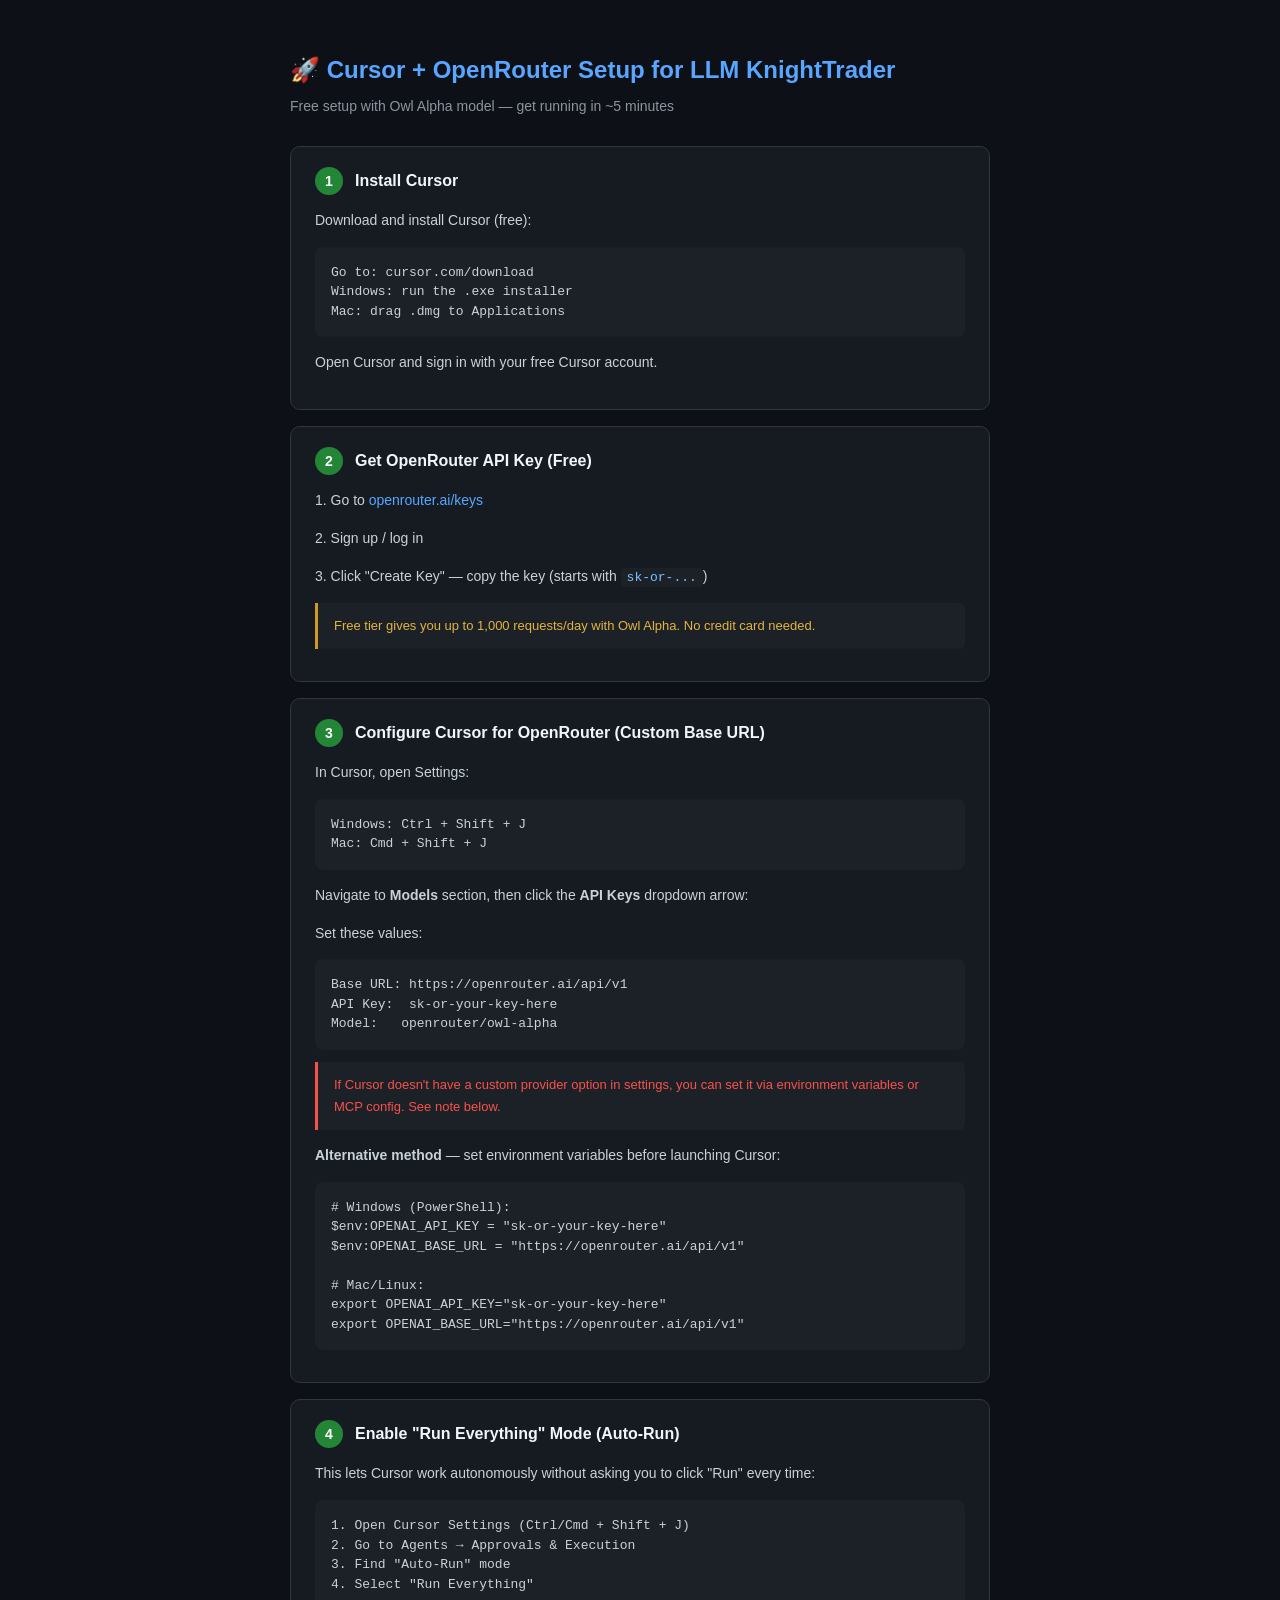
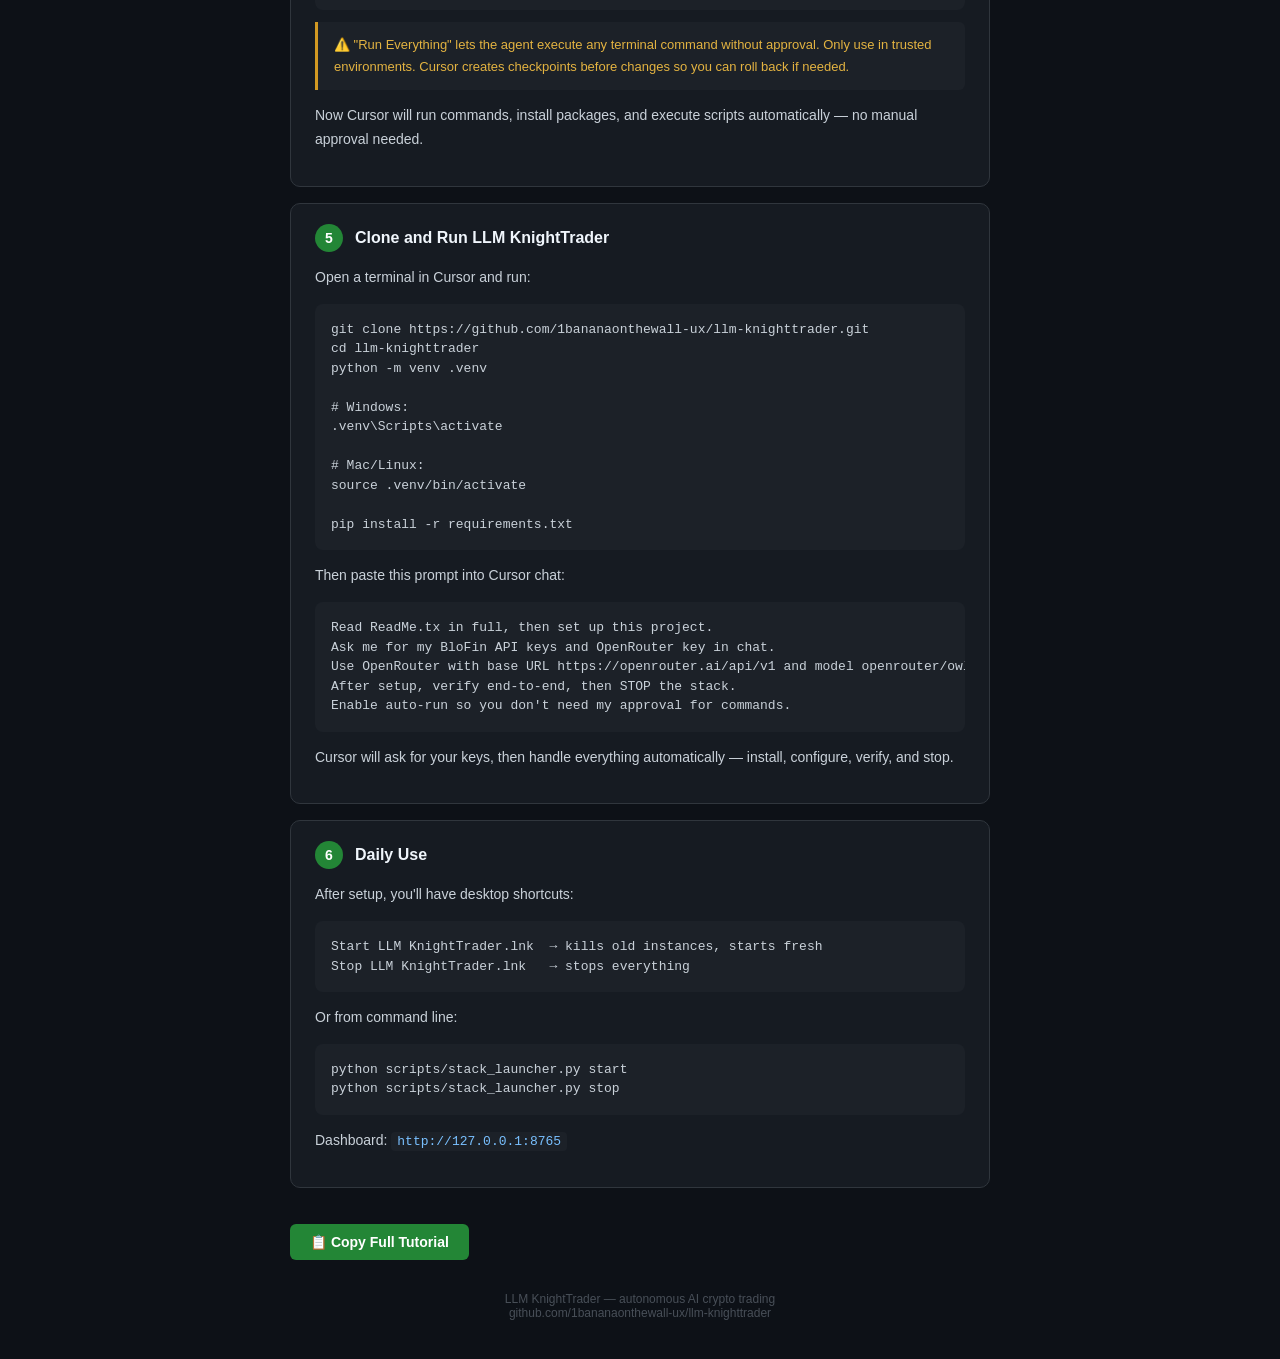
<file: tutorial.html>
<!DOCTYPE html>
<html lang="en">
<head>
<meta charset="UTF-8">
<meta name="viewport" content="width=device-width, initial-scale=1.0">
<title>LLM KnightTrader — Cursor + OpenRouter Setup Tutorial</title>
<style>
  body { font-family: -apple-system, BlinkMacSystemFont, 'Segoe UI', sans-serif; background: #0d1117; color: #c9d1d9; display: flex; justify-content: center; min-height: 100vh; margin: 0; padding: 40px 20px; }
  .container { max-width: 700px; width: 100%; }
  h1 { color: #58a6ff; font-size: 24px; margin-bottom: 8px; }
  .subtitle { color: #8b949e; font-size: 14px; margin-bottom: 32px; }
  .step { background: #161b22; border: 1px solid #30363d; border-radius: 10px; padding: 20px 24px; margin-bottom: 16px; }
  .step-header { display: flex; align-items: center; gap: 12px; margin-bottom: 12px; }
  .step-num { background: #238636; color: white; width: 28px; height: 28px; border-radius: 50%; display: flex; align-items: center; justify-content: center; font-weight: 700; font-size: 14px; flex-shrink: 0; }
  .step-title { font-size: 16px; font-weight: 600; color: #f0f6fc; }
  .step-content { font-size: 14px; line-height: 1.7; color: #c9d1d9; }
  .step-content code { background: #1c2128; padding: 2px 6px; border-radius: 4px; font-size: 13px; color: #79c0ff; }
  .step-content pre { background: #1c2128; border-radius: 8px; padding: 16px; overflow-x: auto; font-size: 13px; line-height: 1.5; margin: 12px 0; }
  .step-content pre code { background: none; padding: 0; color: #c9d1d9; }
  .copy-btn { background: #238636; color: white; border: none; border-radius: 6px; padding: 10px 20px; font-size: 14px; font-weight: 600; cursor: pointer; margin-top: 20px; }
  .copy-btn:hover { background: #2ea043; }
  .copied { background: #1f6feb !important; }
  .note { background: #1c2128; border-left: 3px solid #d29922; padding: 12px 16px; border-radius: 0 6px 6px 0; margin: 12px 0; font-size: 13px; color: #e3b341; }
  .warn { background: #1c2128; border-left: 3px solid #f85149; padding: 12px 16px; border-radius: 0 6px 6px 0; margin: 12px 0; font-size: 13px; color: #f85149; }
  a { color: #58a6ff; text-decoration: none; }
  a:hover { text-decoration: underline; }
  .footer { margin-top: 32px; font-size: 12px; color: #484f58; text-align: center; }
</style>
</head>
<body>
<div class="container">
  <h1>🚀 Cursor + OpenRouter Setup for LLM KnightTrader</h1>
  <p class="subtitle">Free setup with Owl Alpha model — get running in ~5 minutes</p>

  <div class="step">
    <div class="step-header">
      <div class="step-num">1</div>
      <div class="step-title">Install Cursor</div>
    </div>
    <div class="step-content">
      <p>Download and install Cursor (free):</p>
      <pre><code>Go to: cursor.com/download
Windows: run the .exe installer
Mac: drag .dmg to Applications</code></pre>
      <p>Open Cursor and sign in with your free Cursor account.</p>
    </div>
  </div>

  <div class="step">
    <div class="step-header">
      <div class="step-num">2</div>
      <div class="step-title">Get OpenRouter API Key (Free)</div>
    </div>
    <div class="step-content">
      <p>1. Go to <a href="https://openrouter.ai/keys" target="_blank">openrouter.ai/keys</a></p>
      <p>2. Sign up / log in</p>
      <p>3. Click "Create Key" — copy the key (starts with <code>sk-or-...</code>)</p>
      <div class="note">Free tier gives you up to 1,000 requests/day with Owl Alpha. No credit card needed.</div>
    </div>
  </div>

  <div class="step">
    <div class="step-header">
      <div class="step-num">3</div>
      <div class="step-title">Configure Cursor for OpenRouter (Custom Base URL)</div>
    </div>
    <div class="step-content">
      <p>In Cursor, open Settings:</p>
      <pre><code>Windows: Ctrl + Shift + J
Mac: Cmd + Shift + J</code></pre>
      <p>Navigate to <strong>Models</strong> section, then click the <strong>API Keys</strong> dropdown arrow:</p>
      <p>Set these values:</p>
      <pre><code>Base URL: https://openrouter.ai/api/v1
API Key:  sk-or-your-key-here
Model:   openrouter/owl-alpha</code></pre>
      <div class="warn">If Cursor doesn't have a custom provider option in settings, you can set it via environment variables or MCP config. See note below.</div>
      <p><strong>Alternative method</strong> — set environment variables before launching Cursor:</p>
      <pre><code># Windows (PowerShell):
$env:OPENAI_API_KEY = "sk-or-your-key-here"
$env:OPENAI_BASE_URL = "https://openrouter.ai/api/v1"

# Mac/Linux:
export OPENAI_API_KEY="sk-or-your-key-here"
export OPENAI_BASE_URL="https://openrouter.ai/api/v1"</code></pre>
    </div>
  </div>

  <div class="step">
    <div class="step-header">
      <div class="step-num">4</div>
      <div class="step-title">Enable "Run Everything" Mode (Auto-Run)</div>
    </div>
    <div class="step-content">
      <p>This lets Cursor work autonomously without asking you to click "Run" every time:</p>
      <pre><code>1. Open Cursor Settings (Ctrl/Cmd + Shift + J)
2. Go to Agents → Approvals & Execution
3. Find "Auto-Run" mode
4. Select "Run Everything"</code></pre>
      <div class="note">⚠️ "Run Everything" lets the agent execute any terminal command without approval. Only use in trusted environments. Cursor creates checkpoints before changes so you can roll back if needed.</div>
      <p>Now Cursor will run commands, install packages, and execute scripts automatically — no manual approval needed.</p>
    </div>
  </div>

  <div class="step">
    <div class="step-header">
      <div class="step-num">5</div>
      <div class="step-title">Clone and Run LLM KnightTrader</div>
    </div>
    <div class="step-content">
      <p>Open a terminal in Cursor and run:</p>
      <pre><code>git clone https://github.com/1bananaonthewall-ux/llm-knighttrader.git
cd llm-knighttrader
python -m venv .venv

# Windows:
.venv\Scripts\activate

# Mac/Linux:
source .venv/bin/activate

pip install -r requirements.txt</code></pre>
      <p>Then paste this prompt into Cursor chat:</p>
      <pre><code>Read ReadMe.tx in full, then set up this project.
Ask me for my BloFin API keys and OpenRouter key in chat.
Use OpenRouter with base URL https://openrouter.ai/api/v1 and model openrouter/owl-alpha.
After setup, verify end-to-end, then STOP the stack.
Enable auto-run so you don't need my approval for commands.</code></pre>
      <p>Cursor will ask for your keys, then handle everything automatically — install, configure, verify, and stop.</p>
    </div>
  </div>

  <div class="step">
    <div class="step-header">
      <div class="step-num">6</div>
      <div class="step-title">Daily Use</div>
    </div>
    <div class="step-content">
      <p>After setup, you'll have desktop shortcuts:</p>
      <pre><code>Start LLM KnightTrader.lnk  → kills old instances, starts fresh
Stop LLM KnightTrader.lnk   → stops everything</code></pre>
      <p>Or from command line:</p>
      <pre><code>python scripts/stack_launcher.py start
python scripts/stack_launcher.py stop</code></pre>
      <p>Dashboard: <code>http://127.0.0.1:8765</code></p>
    </div>
  </div>

  <button class="copy-btn" onclick="copyAll()">📋 Copy Full Tutorial</button>

  <div class="footer">
    LLM KnightTrader — autonomous AI crypto trading<br>
    github.com/1bananaonthewall-ux/llm-knighttrader
  </div>
</div>

<script>
function copyAll() {
  const text = `🚀 Cursor + OpenRouter Setup for LLM KnightTrader
Free setup with Owl Alpha model — get running in ~5 minutes

━━━━━━━━━━━━━━━━━━━━━━━━━━━━━━

1. INSTALL CURSOR (free)
   • Go to cursor.com/download
   • Windows: run the .exe installer
   • Mac: drag .dmg to Applications
   • Open Cursor and sign in

2. GET OPENROUTER API KEY (free)
   • Go to openrouter.ai/keys
   • Sign up / log in
   • Create Key → copy (starts with sk-or-...)
   • Free tier: 1,000 req/day, no credit card

3. CONFIGURE CURSOR FOR OPENROUTER
   • Open Cursor Settings: Ctrl/Cmd + Shift + J
   • Go to Models section
   • Click the API Keys dropdown arrow
   • Add custom provider / model:
     Base URL: https://openrouter.ai/api/v1
     API Key:  sk-or-your-key-here
     Model:   openrouter/owl-alpha
   • Alternative: set env vars before launching Cursor:
     OPENAI_API_KEY=sk-or-your-key
     OPENAI_BASE_URL=https://openrouter.ai/api/v1

4. ENABLE "RUN EVERYTHING" MODE
   • Cursor Settings → Agents → Approvals & Execution
   • Auto-Run mode → select "Run Everything"
   • Now Cursor runs commands without asking permission

5. CLONE & RUN LLM KNIGHTTRADER
   In Cursor terminal:
   git clone https://github.com/1bananaonthewall-ux/llm-knighttrader.git
   cd llm-knighttrader
   python -m venv .venv
   .venv\\Scripts\\activate  (or source .venv/bin/activate)
   pip install -r requirements.txt

   Then paste this prompt:
   "Read ReadMe.tx in full, then set up this project.
   Ask me for my BloFin API keys and OpenRouter key in chat.
   Use OpenRouter with base URL https://openrouter.ai/api/v1 and model openrouter/owl-alpha.
   After setup, verify end-to-end, then STOP the stack.
   Enable auto-run so you don't need my approval for commands."

6. DAILY USE
   Desktop shortcuts: Start / Stop LLM KnightTrader
   Or: python scripts/stack_launcher.py start
   Dashboard: http://127.0.0.1:8765`;

  navigator.clipboard.writeText(text).then(() => {
    const btn = document.querySelector('.copy-btn');
    btn.textContent = '✅ Copied!';
    btn.classList.add('copied');
    setTimeout(() => { btn.textContent = '📋 Copy Full Tutorial'; btn.classList.remove('copied'); }, 2500);
  });
}
</script>
</body>
</html>
</file>
